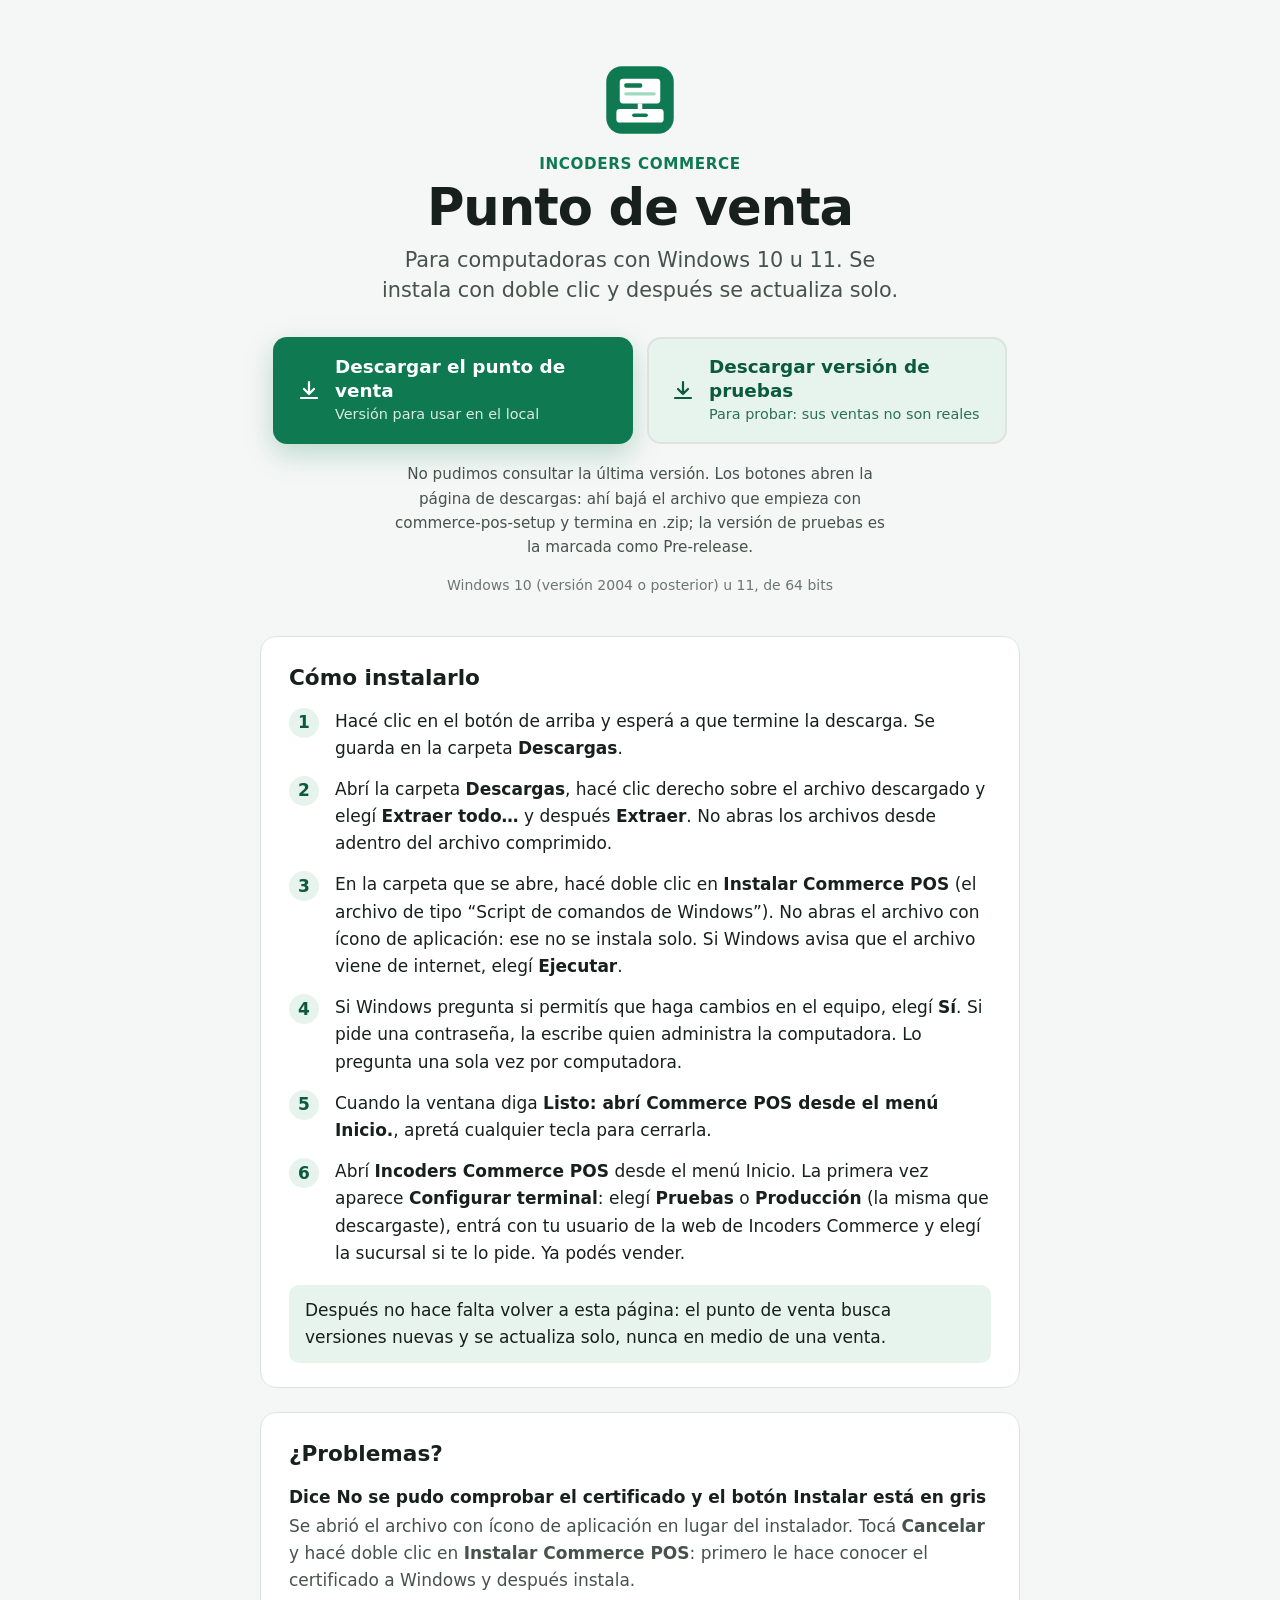
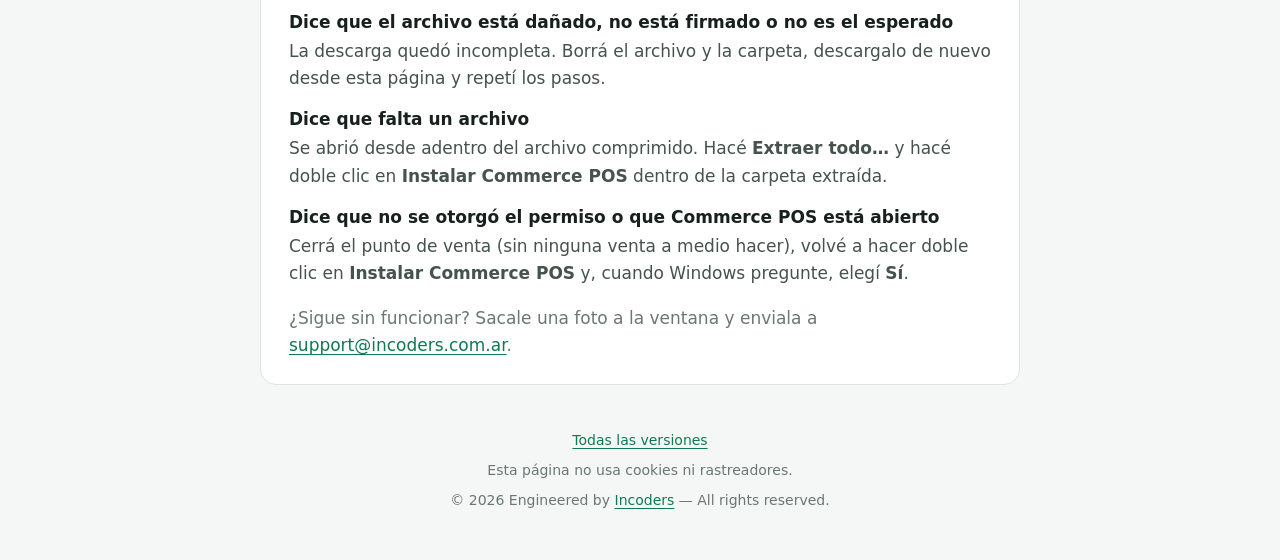
<file: site/index.html>
<!doctype html>
<html lang="es-AR">
<head>
<meta charset="utf-8">
<meta name="viewport" content="width=device-width, initial-scale=1">
<meta name="color-scheme" content="light dark">
<meta http-equiv="Content-Security-Policy" content="default-src 'none'; script-src 'self'; style-src 'self'; img-src 'self'; connect-src https://api.github.com; base-uri 'none'; form-action 'none'">
<meta name="referrer" content="no-referrer">
<title>Descargar el punto de venta Incoders Commerce</title>
<meta name="description" content="Descargá e instalá el punto de venta Incoders Commerce para Windows 10 y 11 (64 bits). Se instala con doble clic y después se actualiza solo.">
<meta property="og:type" content="website">
<meta property="og:title" content="Punto de venta Incoders Commerce">
<meta property="og:description" content="Descargá e instalá el punto de venta para Windows 10 y 11. Se actualiza solo.">
<meta property="og:url" content="https://incoders-tools.github.io/commerce-pos-releases/">
<meta property="og:site_name" content="Incoders Commerce">
<link rel="icon" href="icon.svg" type="image/svg+xml">
<link rel="stylesheet" href="style.css">
<script src="main.js" defer></script>
</head>
<body>
<main>
  <header class="hero">
    <img class="logo" src="icon.svg" width="72" height="72" alt="">
    <p class="brand">Incoders Commerce</p>
    <h1>Punto de venta</h1>
    <p class="tagline">Para computadoras con Windows 10 u 11. Se instala con doble clic y después se actualiza solo.</p>

    <!-- Without JavaScript, or when the GitHub API cannot be reached, both buttons open the releases
         page. main.js turns them into direct downloads of the setup zip of the newest release of each kind. -->
    <div class="downloads">
      <a id="prod" class="download primary" href="https://github.com/Incoders-Tools/commerce-pos-releases/releases">
        <svg class="download-icon" viewBox="0 0 24 24" width="24" height="24" aria-hidden="true"><path d="M12 3v12m0 0-5-5m5 5 5-5M4 19h16" fill="none" stroke="currentColor" stroke-width="2.2" stroke-linecap="round" stroke-linejoin="round"/></svg>
        <span class="download-text">
          <span class="download-label">Descargar el punto de venta</span>
          <span id="prod-detail" class="download-detail">Versión para usar en el local</span>
        </span>
      </a>
      <a id="test" class="download secondary" href="https://github.com/Incoders-Tools/commerce-pos-releases/releases">
        <svg class="download-icon" viewBox="0 0 24 24" width="24" height="24" aria-hidden="true"><path d="M12 3v12m0 0-5-5m5 5 5-5M4 19h16" fill="none" stroke="currentColor" stroke-width="2.2" stroke-linecap="round" stroke-linejoin="round"/></svg>
        <span class="download-text">
          <span class="download-label">Descargar versión de pruebas</span>
          <span id="test-detail" class="download-detail">Para probar: sus ventas no son reales</span>
        </span>
      </a>
    </div>
    <p id="status" class="note" role="status">Los botones abren la página de descargas. Ahí bajá el archivo que empieza con <strong>commerce-pos-setup</strong> y termina en <strong>.zip</strong>; la versión de pruebas es la marcada como <strong>Pre-release</strong>.</p>
    <p class="meta">Windows 10 (versión 2004 o posterior) u 11, de 64 bits</p>
  </header>

  <section class="card" aria-labelledby="steps-title">
    <h2 id="steps-title">Cómo instalarlo</h2>
    <ol class="steps">
      <li>Hacé clic en el botón de arriba y esperá a que termine la descarga. Se guarda en la carpeta <strong>Descargas</strong>.</li>
      <li>Abrí la carpeta <strong>Descargas</strong>, hacé clic derecho sobre el archivo descargado y elegí <strong>Extraer todo…</strong> y después <strong>Extraer</strong>. No abras los archivos desde adentro del archivo comprimido.</li>
      <li>En la carpeta que se abre, hacé doble clic en <strong>Instalar Commerce POS</strong> (el archivo de tipo “Script de comandos de Windows”). No abras el archivo con ícono de aplicación: ese no se instala solo. Si Windows avisa que el archivo viene de internet, elegí <strong>Ejecutar</strong>.</li>
      <li>Si Windows pregunta si permitís que haga cambios en el equipo, elegí <strong>Sí</strong>. Si pide una contraseña, la escribe quien administra la computadora. Lo pregunta una sola vez por computadora.</li>
      <li>Cuando la ventana diga <strong>Listo: abrí Commerce POS desde el menú Inicio.</strong>, apretá cualquier tecla para cerrarla.</li>
      <li>Abrí <strong>Incoders Commerce POS</strong> desde el menú Inicio. La primera vez aparece <strong>Configurar terminal</strong>: elegí <strong>Pruebas</strong> o <strong>Producción</strong> (la misma que descargaste), entrá con tu usuario de la web de Incoders Commerce y elegí la sucursal si te lo pide. Ya podés vender.</li>
    </ol>
    <p class="good-news">Después no hace falta volver a esta página: el punto de venta busca versiones nuevas y se actualiza solo, nunca en medio de una venta.</p>
  </section>

  <section class="card" aria-labelledby="help-title">
    <h2 id="help-title">¿Problemas?</h2>
    <dl class="faq">
      <dt>Dice <strong>No se pudo comprobar el certificado</strong> y el botón Instalar está en gris</dt>
      <dd>Se abrió el archivo con ícono de aplicación en lugar del instalador. Tocá <strong>Cancelar</strong> y hacé doble clic en <strong>Instalar Commerce POS</strong>: primero le hace conocer el certificado a Windows y después instala.</dd>
      <dt>Dice que el archivo está <strong>dañado</strong>, <strong>no está firmado</strong> o <strong>no es el esperado</strong></dt>
      <dd>La descarga quedó incompleta. Borrá el archivo y la carpeta, descargalo de nuevo desde esta página y repetí los pasos.</dd>
      <dt>Dice que <strong>falta</strong> un archivo</dt>
      <dd>Se abrió desde adentro del archivo comprimido. Hacé <strong>Extraer todo…</strong> y hacé doble clic en <strong>Instalar Commerce POS</strong> dentro de la carpeta extraída.</dd>
      <dt>Dice que <strong>no se otorgó el permiso</strong> o que <strong>Commerce POS está abierto</strong></dt>
      <dd>Cerrá el punto de venta (sin ninguna venta a medio hacer), volvé a hacer doble clic en <strong>Instalar Commerce POS</strong> y, cuando Windows pregunte, elegí <strong>Sí</strong>.</dd>
    </dl>
    <p class="tip">¿Sigue sin funcionar? Sacale una foto a la ventana y enviala a <a href="mailto:support@incoders.com.ar?subject=Punto%20de%20venta%3A%20problema%20al%20instalar">support@incoders.com.ar</a>.</p>
  </section>
</main>

<footer>
  <nav aria-label="Enlaces">
    <a href="https://github.com/Incoders-Tools/commerce-pos-releases/releases">Todas las versiones</a>
  </nav>
  <p>Esta página no usa cookies ni rastreadores.</p>
  <p>© 2026 Engineered by <a href="https://www.incoders.com.ar" rel="noopener">Incoders</a> — All rights reserved.</p>
</footer>
</body>
</html>
</file>
<file: site/style.css>
:root {
  --bg: #f5f7f6;
  --card: #ffffff;
  --border: #dde3e0;
  --text: #17201c;
  --soft: #46524c;
  --dim: #6b7771;
  --accent: #0f7a52;
  --accent-hover: #0c6744;
  --on-accent: #ffffff;
  --second-bg: #e7f3ed;
  --second-hover: #d7ebe1;
  --second-text: #0b5a3c;
  --sans: system-ui, -apple-system, "Segoe UI", Roboto, "Helvetica Neue", Arial, sans-serif;
  color-scheme: light dark;
}

@media (prefers-color-scheme: dark) {
  :root {
    --bg: #0f1412;
    --card: #171e1b;
    --border: #2a3530;
    --text: #e6ece9;
    --soft: #b7c2bc;
    --dim: #8b9791;
    --accent: #3ccf8e;
    --accent-hover: #63dba5;
    --on-accent: #062417;
    --second-bg: #1d2b25;
    --second-hover: #24362e;
    --second-text: #9ee6c3;
  }
}

* { box-sizing: border-box; }

html { background: var(--bg); }

body {
  margin: 0;
  color: var(--text);
  font: 17px/1.6 var(--sans);
  -webkit-font-smoothing: antialiased;
}

main, footer {
  width: min(100% - 32px, 760px);
  margin: 0 auto;
}

a { color: var(--accent); text-underline-offset: 3px; }
a:hover { color: var(--accent-hover); }

:focus-visible {
  outline: 3px solid var(--accent);
  outline-offset: 3px;
  border-radius: 6px;
}

/* ---- hero ---- */
.hero {
  display: flex;
  flex-direction: column;
  align-items: center;
  padding: 64px 0 40px;
  text-align: center;
}

.logo { width: 72px; height: 72px; }

.brand {
  margin: 16px 0 0;
  color: var(--accent);
  font-size: 0.95rem;
  font-weight: 650;
  letter-spacing: 0.04em;
  text-transform: uppercase;
}

h1 {
  margin: 2px 0 8px;
  font-size: clamp(2.2rem, 7vw, 3.2rem);
  font-weight: 700;
  letter-spacing: -0.02em;
  line-height: 1.15;
}

.tagline {
  max-width: 40ch;
  margin: 0 0 32px;
  color: var(--soft);
  font-size: clamp(1.1rem, 3.4vw, 1.3rem);
  line-height: 1.45;
}

.downloads {
  display: flex;
  flex-wrap: wrap;
  justify-content: center;
  gap: 14px;
  width: 100%;
}

.download {
  display: inline-flex;
  flex: 1 1 300px;
  max-width: 360px;
  align-items: center;
  gap: 14px;
  padding: 16px 22px;
  border: 2px solid transparent;
  border-radius: 14px;
  text-decoration: none;
  transition: background-color 0.15s, transform 0.15s, box-shadow 0.15s;
}

.download.primary {
  background: var(--accent);
  color: var(--on-accent);
  box-shadow: 0 10px 28px rgba(15, 122, 82, 0.25);
}

.download.primary:hover { background: var(--accent-hover); color: var(--on-accent); transform: translateY(-1px); }

.download.secondary {
  border-color: var(--border);
  background: var(--second-bg);
  color: var(--second-text);
}

.download.secondary:hover { background: var(--second-hover); color: var(--second-text); transform: translateY(-1px); }

.download.disabled,
.download.disabled:hover {
  border-color: var(--border);
  background: var(--card);
  color: var(--dim);
  box-shadow: none;
  cursor: not-allowed;
  transform: none;
}

.download-icon { flex: none; }
.download.disabled .download-icon { opacity: 0.45; }
.download-text { display: flex; flex-direction: column; align-items: flex-start; text-align: left; }
.download-label { font-size: 1.15rem; font-weight: 650; line-height: 1.3; }
.download-detail { font-size: 0.9rem; opacity: 0.85; }

.note {
  max-width: 52ch;
  margin: 18px 0 0;
  color: var(--soft);
  font-size: 0.95rem;
}

.meta {
  margin: 14px 0 0;
  color: var(--dim);
  font-size: 0.875rem;
}

/* ---- cards ---- */
.card {
  margin: 0 0 24px;
  padding: 24px 28px;
  border: 1px solid var(--border);
  border-radius: 16px;
  background: var(--card);
}

.card h2 { margin: 0 0 12px; font-size: 1.35rem; font-weight: 650; }

.steps {
  margin: 0;
  padding: 0;
  list-style: none;
  counter-reset: step;
}

.steps li {
  position: relative;
  margin: 0 0 14px;
  padding-left: 46px;
  counter-increment: step;
}

.steps li::before {
  content: counter(step);
  position: absolute;
  top: 0;
  left: 0;
  display: flex;
  align-items: center;
  justify-content: center;
  width: 30px;
  height: 30px;
  border-radius: 50%;
  background: var(--second-bg);
  color: var(--second-text);
  font-weight: 700;
}

.good-news {
  margin: 18px 0 0;
  padding: 12px 16px;
  border-radius: 10px;
  background: var(--second-bg);
  color: var(--text);
}

.faq { margin: 0; }
.faq dt { margin: 14px 0 2px; font-weight: 600; }
.faq dt:first-child { margin-top: 0; }
.faq dt strong { font-weight: 700; }
.faq dd { margin: 0; color: var(--soft); }

.tip { margin: 18px 0 0; color: var(--dim); }

/* ---- footer ---- */
footer {
  padding: 20px 0 48px;
  color: var(--dim);
  font-size: 0.875rem;
  text-align: center;
}

footer p { margin: 8px 0 0; }

@media (max-width: 480px) {
  body { font-size: 16px; }
  .hero { padding-top: 40px; }
  .card { padding: 20px 18px; }
  .download { padding: 14px 18px; }
}

@media (prefers-reduced-motion: reduce) {
  .download { transition: none; }
  .download:hover { transform: none; }
}

/* ---- not found (404.html) ---- */
.not-found {
  display: flex;
  flex-direction: column;
  align-items: center;
  justify-content: center;
  min-height: 100vh;
  padding: 48px 0;
  text-align: center;
}

.not-found .download { flex: none; }
</file>
